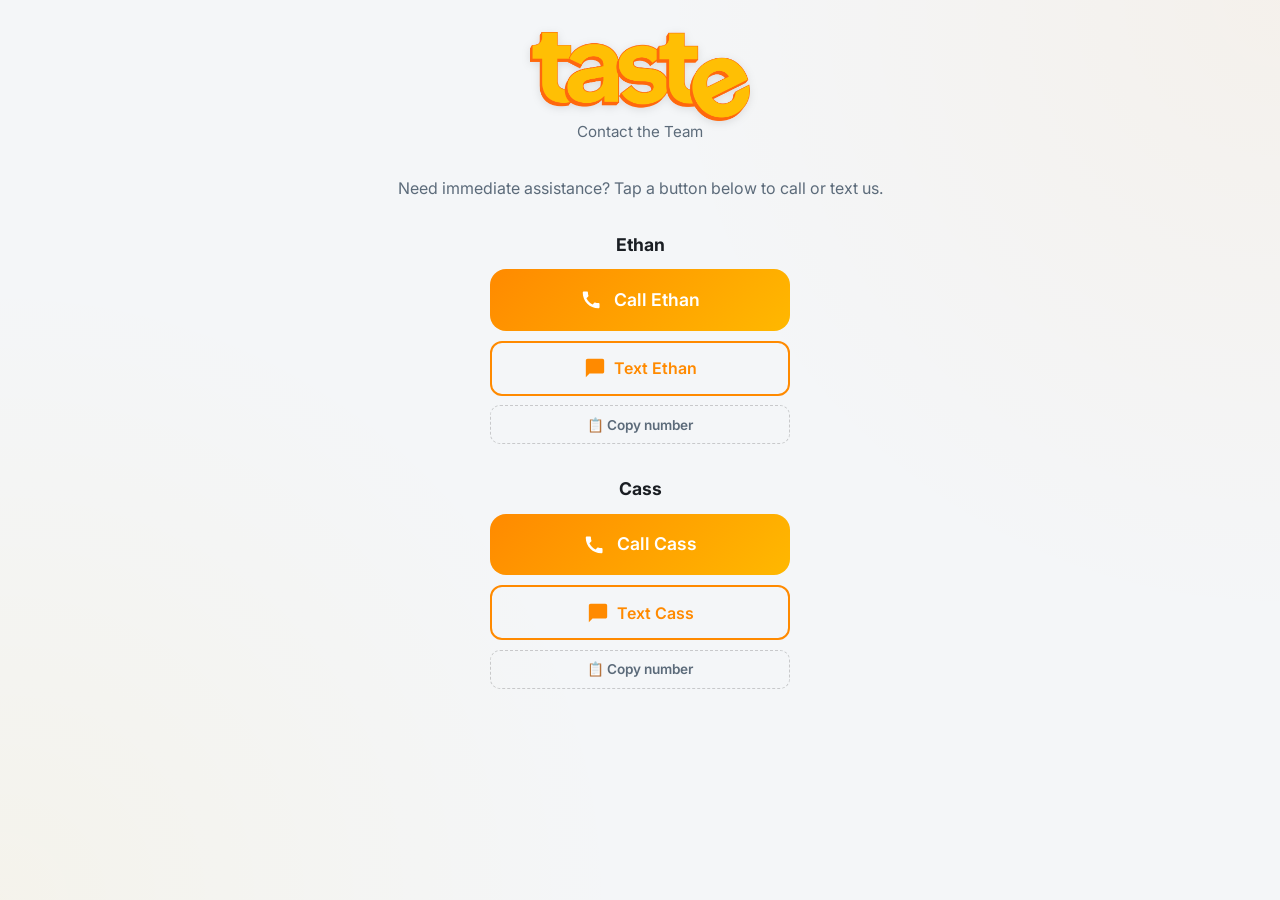
<file: contact.html>
<!DOCTYPE html>
<html lang="en">

<head>
    <meta charset="UTF-8">
    <meta name="viewport" content="width=device-width, initial-scale=1.0, maximum-scale=1.0, user-scalable=no">
    <meta name="format-detection" content="telephone=yes">
    <title>Contact Taste Tour</title>
    <link rel="stylesheet" href="style.css">
    <link rel="preconnect" href="https://fonts.googleapis.com">
    <link rel="preconnect" href="https://fonts.gstatic.com" crossorigin>
    <link
        href="https://fonts.googleapis.com/css2?family=Dancing+Script:wght@700&family=Inter:wght@400;500;600;700&display=swap"
        rel="stylesheet">
    <style>
        .contact-container {
            display: flex;
            flex-direction: column;
            align-items: center;
            justify-content: center;
            gap: 2rem;
            margin-top: 2rem;
        }

        .contact-group {
            display: flex;
            flex-direction: column;
            align-items: center;
            gap: 0.6rem;
            width: 100%;
            max-width: 300px;
        }

        .contact-name {
            font-size: 1.1rem;
            font-weight: 700;
            color: var(--text-primary);
            margin-bottom: 0.1rem;
        }

        .phone-button {
            display: flex;
            align-items: center;
            justify-content: center;
            gap: 0.75rem;
            width: 100%;
            padding: 1.1rem 1.5rem;
            background: linear-gradient(135deg, var(--accent-primary), var(--accent-secondary));
            color: white;
            text-decoration: none;
            font-size: 1.1rem;
            font-weight: 600;
            border-radius: 16px;
            box-shadow: var(--shadow-md);
            transition: transform 0.2s, box-shadow 0.2s;
            border: none;
            cursor: pointer;
            -webkit-tap-highlight-color: transparent;
        }

        .phone-button:active {
            transform: scale(0.97);
        }

        .sms-button {
            display: flex;
            align-items: center;
            justify-content: center;
            gap: 0.5rem;
            width: 100%;
            padding: 0.85rem 1.5rem;
            background: transparent;
            color: var(--accent-primary);
            text-decoration: none;
            font-size: 1rem;
            font-weight: 600;
            border-radius: 12px;
            border: 2px solid var(--accent-primary);
            cursor: pointer;
            -webkit-tap-highlight-color: transparent;
            transition: background 0.2s, color 0.2s;
        }

        .sms-button:active {
            background: rgba(255, 138, 0, 0.08);
        }

        .phone-icon {
            width: 22px;
            height: 22px;
            fill: currentColor;
            flex-shrink: 0;
        }

        .contact-desc {
            text-align: center;
            color: var(--text-secondary);
            margin-bottom: 1rem;
            line-height: 1.5;
        }

        .copy-button {
            display: flex;
            align-items: center;
            justify-content: center;
            gap: 0.4rem;
            width: 100%;
            padding: 0.65rem 1rem;
            background: transparent;
            color: var(--text-secondary);
            font-size: 0.85rem;
            font-weight: 600;
            border-radius: 10px;
            border: 1.5px dashed rgba(0, 0, 0, 0.18);
            cursor: pointer;
            transition: all 0.2s;
            -webkit-tap-highlight-color: transparent;
            font-family: inherit;
        }

        .copy-button:active {
            background: rgba(0, 0, 0, 0.04);
        }

        .copy-button.copied {
            border-color: #2e9e4f;
            color: #2e9e4f;
        }
    </style>
</head>

<body>
    <div class="app-container">
        <header class="header">
            <img src="logo.png" alt="Taste Logo" class="brand-logo">
            <p class="subtitle" id="operator-name">Contact the Team</p>
        </header>

        <main class="main-content" id="passport-content">
            <div class="card">
                <p class="contact-desc">Need immediate assistance? Tap a button below to call or text us.</p>

                <div class="contact-container">
                    <div class="contact-group">
                        <span class="contact-name">Ethan</span>
                        <a href="tel:+12087211548" class="phone-button">
                            <svg class="phone-icon" viewBox="0 0 24 24">
                                <path
                                    d="M20.01 15.38c-1.23 0-2.42-.2-3.53-.56a.977.977 0 00-1.01.24l-1.57 1.97c-2.83-1.35-5.48-3.9-6.89-6.83l1.95-1.96c.27-.27.35-.67.24-1.02-.37-1.11-.56-2.3-.56-3.53 0-.54-.45-.99-.99-.99H4.19C3.65 2.7 3 3.24 3 3.99 3 13.28 10.73 21 20.03 21c.73 0 1.28-.59 1.28-1.13v-3.49c0-.55-.45-.99-.99-.99z" />
                            </svg>
                            Call Ethan
                        </a>
                        <a href="sms:+12087211548" class="sms-button">
                            <svg class="phone-icon" viewBox="0 0 24 24">
                                <path d="M20 2H4c-1.1 0-2 .9-2 2v18l4-4h14c1.1 0 2-.9 2-2V4c0-1.1-.9-2-2-2z" />
                            </svg>
                            Text Ethan
                        </a>
                        <button class="copy-button" onclick="copyNumber(this, '+12087211548', '(208) 721-1548')">📋 Copy
                            number</button>
                    </div>

                    <div class="contact-group">
                        <span class="contact-name">Cass</span>
                        <a href="tel:+17063023422" class="phone-button">
                            <svg class="phone-icon" viewBox="0 0 24 24">
                                <path
                                    d="M20.01 15.38c-1.23 0-2.42-.2-3.53-.56a.977.977 0 00-1.01.24l-1.57 1.97c-2.83-1.35-5.48-3.9-6.89-6.83l1.95-1.96c.27-.27.35-.67.24-1.02-.37-1.11-.56-2.3-.56-3.53 0-.54-.45-.99-.99-.99H4.19C3.65 2.7 3 3.24 3 3.99 3 13.28 10.73 21 20.03 21c.73 0 1.28-.59 1.28-1.13v-3.49c0-.55-.45-.99-.99-.99z" />
                            </svg>
                            Call Cass
                        </a>
                        <a href="sms:+17063023422" class="sms-button">
                            <svg class="phone-icon" viewBox="0 0 24 24">
                                <path d="M20 2H4c-1.1 0-2 .9-2 2v18l4-4h14c1.1 0 2-.9 2-2V4c0-1.1-.9-2-2-2z" />
                            </svg>
                            Text Cass
                        </a>
                        <button class="copy-button" onclick="copyNumber(this, '+17063023422', '(706) 302-3422')">📋 Copy
                            number</button>
                    </div>
                </div>
            </div>
        </main>
    </div>

    <script>
        function copyNumber(btn, raw, display) {
            navigator.clipboard.writeText(raw).then(() => {
                btn.textContent = '✓ Copied ' + display;
                btn.classList.add('copied');
                setTimeout(() => {
                    btn.textContent = '📋 Copy number';
                    btn.classList.remove('copied');
                }, 2000);
            }).catch(() => {
                // Fallback for older browsers
                btn.textContent = display;
                btn.select && btn.select();
            });
        }
    </script>
</body>

</html>
</file>
<file: style.css>
:root {
    --bg-color: #f4f6f8;
    /* Swapcard light background */
    --card-bg: #ffffff;
    --border-color: rgba(0, 0, 0, 0.08);
    --text-primary: #1a1e23;
    --text-secondary: #5c6b7a;
    --accent-primary: #ff8a00;
    --accent-secondary: #ffb800;
    --accent-tertiary: #ff5e00;
    --success-bg: rgba(255, 184, 0, 0.08);
}

* {
    box-sizing: border-box;
    margin: 0;
    padding: 0;
}

body {
    font-family: 'Inter', -apple-system, BlinkMacSystemFont, "Segoe UI", Helvetica, Arial, sans-serif;
    background-color: var(--bg-color);
    color: var(--text-primary);
    line-height: 1.5;
    background-image:
        radial-gradient(circle at top right, rgba(255, 138, 0, 0.05), transparent 40%),
        radial-gradient(circle at bottom left, rgba(255, 184, 0, 0.05), transparent 40%);
    min-height: 100vh;
    padding: 2rem 1rem;
}

.container {
    max-width: 600px;
    margin: 0 auto;
}

.header {
    text-align: center;
    margin-bottom: 2rem;
}

.header h1 {
    font-family: 'Dancing Script', cursive;
    font-size: 3.5rem;
    font-weight: 700;
    color: var(--accent-tertiary);
    margin-top: -1.5rem;
    margin-bottom: 0.25rem;
    line-height: 1;
}

.brand-logo {
    max-width: 220px;
    height: auto;
    margin: 0 auto;
    display: block;
    filter: drop-shadow(0 2px 4px rgba(0, 0, 0, 0.1));
}

.subtitle {
    color: var(--text-secondary);
    font-size: 0.95rem;
}

.hidden {
    display: none !important;
}

.group-section {
    background: var(--card-bg);
    border: 1px solid var(--border-color);
    border-radius: 16px;
    padding: 1.5rem;
    margin-bottom: 2rem;
    box-shadow: 0 4px 12px rgba(0, 0, 0, 0.03);
}

.section-header {
    display: flex;
    justify-content: space-between;
    align-items: center;
    margin-bottom: 1rem;
}

.section-header h2 {
    font-size: 1.25rem;
    font-weight: 600;
}

.progress-text {
    font-weight: 600;
    color: var(--accent-primary);
    background: rgba(255, 138, 0, 0.15);
    padding: 0.25rem 0.75rem;
    border-radius: 12px;
    font-size: 0.875rem;
}

.progress-bar-container {
    height: 8px;
    background: rgba(0, 0, 0, 0.05);
    border-radius: 4px;
    margin-bottom: 1.5rem;
    overflow: hidden;
}

.progress-bar {
    height: 100%;
    width: 0%;
    border-radius: 4px;
    transition: width 0.5s cubic-bezier(0.4, 0, 0.2, 1);
}

.hit-progress {
    background: linear-gradient(90deg, #ff5e00, #ff8a00);
}

.meeting-progress {
    background: linear-gradient(90deg, #ff8a00, #ffb800);
}

.checklist {
    list-style: none;
    display: flex;
    flex-direction: column;
    gap: 0.75rem;
}

.checklist li {
    display: flex;
    align-items: center;
    padding: 0.75rem 1rem;
    background: #ffffff;
    border: 1px solid var(--border-color);
    border-radius: 8px;
    cursor: pointer;
    transition: all 0.2s ease;
    box-shadow: 0 1px 2px rgba(0, 0, 0, 0.02);
}

.checklist li:hover {
    border-color: rgba(0, 0, 0, 0.15);
    transform: translateY(-1px);
    box-shadow: 0 4px 8px rgba(0, 0, 0, 0.04);
}

.checklist li.checked {
    background: var(--success-bg);
    border-color: rgba(255, 184, 0, 0.3);
}

.checklist li.checked .supplier-name {
    text-decoration: line-through;
    color: var(--text-secondary);
    opacity: 0.7;
}

.checkbox {
    width: 24px;
    height: 24px;
    border: 2px solid rgba(0, 0, 0, 0.2);
    border-radius: 6px;
    margin-right: 1rem;
    display: flex;
    align-items: center;
    justify-content: center;
    transition: all 0.2s ease;
    background: #ffffff;
}

.checklist li.checked .checkbox {
    background: var(--accent-secondary);
    border-color: var(--accent-secondary);
}

.checklist li.checked .checkbox::after {
    content: '✓';
    color: white;
    font-size: 14px;
    font-weight: bold;
}

.supplier-name {
    font-size: 1rem;
    font-weight: 500;
    transition: all 0.2s ease;
    user-select: none;
}

.start-here-badge {
    margin-left: auto;
    font-size: 0.72rem;
    font-weight: 700;
    color: #fff;
    background: linear-gradient(135deg, var(--accent-tertiary), var(--accent-primary));
    padding: 0.2rem 0.55rem;
    border-radius: 10px;
    white-space: nowrap;
    letter-spacing: 0.02em;
    box-shadow: 0 1px 4px rgba(255, 94, 0, 0.3);
    user-select: none;
}

.error-card {
    background: var(--card-bg);
    border: 1px solid var(--border-color);
    border-radius: 16px;
    padding: 2rem;
    text-align: center;
}

.error-card h2 {
    margin-bottom: 0.5rem;
}

.error-card p {
    color: var(--text-secondary);
    margin-bottom: 1.5rem;
}

#operator-select {
    width: 100%;
    padding: 0.75rem 1rem;
    background: #ffffff;
    border: 1px solid var(--border-color);
    color: var(--text-primary);
    border-radius: 8px;
    font-family: inherit;
    font-size: 1rem;
    cursor: pointer;
    box-shadow: inset 0 2px 4px rgba(0, 0, 0, 0.02);
}

#operator-select:focus {
    outline: none;
    border-color: var(--accent-primary);
}

#operator-select option {
    background: var(--bg-color);
    color: var(--text-primary);
}
</file>
